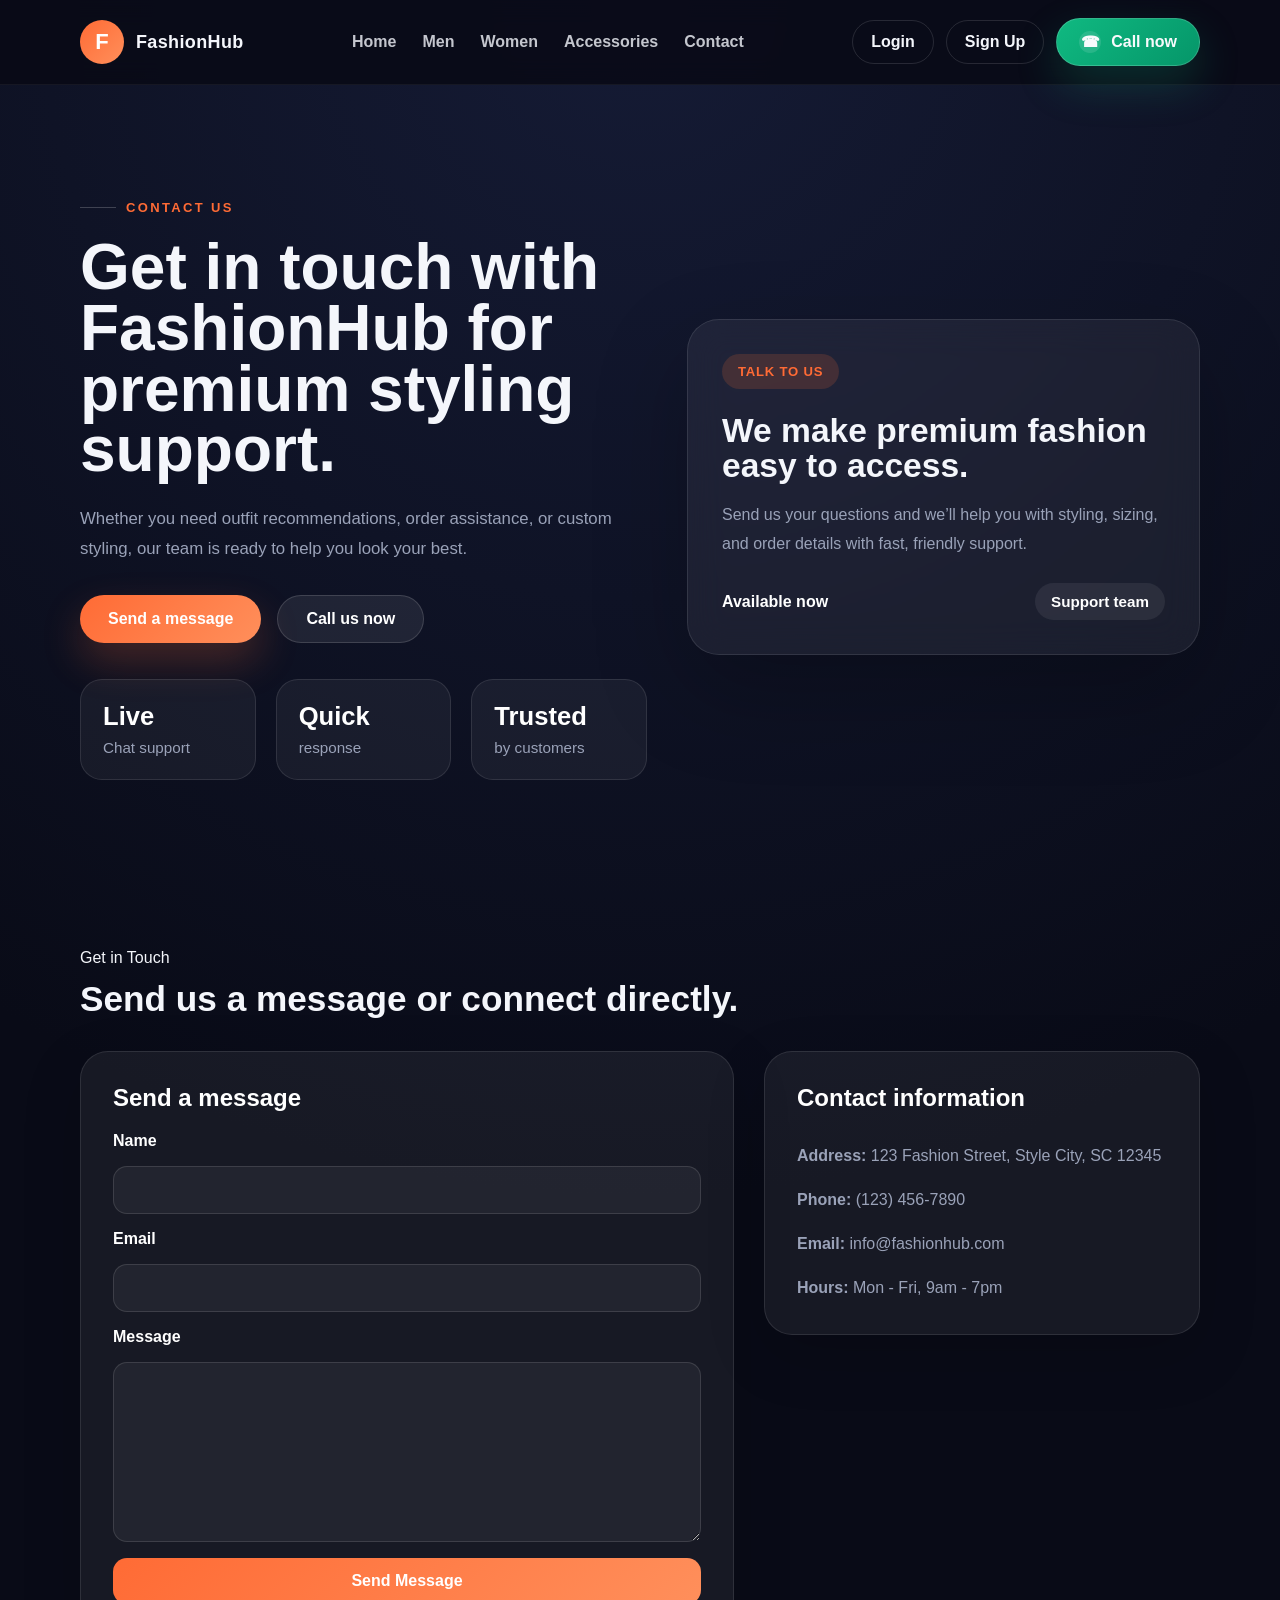
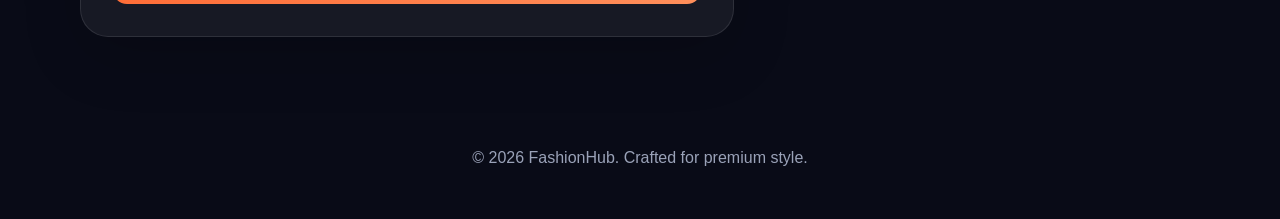
<file: contact.html>
<!DOCTYPE html>
<html lang="en">
<head>
    <meta charset="UTF-8">
    <meta name="viewport" content="width=device-width, initial-scale=1.0">
    <title>Contact Us - FashionHub</title>
    <style>
        :root {
            --bg: #090b17;
            --panel: rgba(255,255,255,0.07);
            --text: #f4f6fb;
            --muted: #9aa2b8;
            --accent: #ff6b35;
            --accent-soft: rgba(255,107,53,0.16);
        }
        * { box-sizing: border-box; }
        body { margin: 0; font-family: 'Arial', sans-serif; background: radial-gradient(circle at top, #151b35 0%, #090b17 62%); color: var(--text); }
        html { scroll-behavior: smooth; }
        .site-header { position: sticky; top: 0; z-index: 100; background: rgba(9,11,23,0.9); border-bottom: 1px solid rgba(255,255,255,0.05); backdrop-filter: blur(12px); }
        .container { width: min(1120px, calc(100% - 40px)); margin: 0 auto; }
        .header-inner { display: flex; align-items: center; justify-content: space-between; gap: 20px; padding: 18px 0; }
        .brand { display: inline-flex; align-items: center; gap: 12px; color: var(--text); text-decoration: none; }
        .brand-mark { width: 44px; height: 44px; display: grid; place-items: center; border-radius: 50%; background: linear-gradient(135deg, #ff6b35 0%, #ff8f5b 100%); color: #fff; font-size: 22px; font-weight: 900; }
        .brand-text { font-size: 18px; font-weight: 800; letter-spacing: 0.02em; }
        .main-nav { display: flex; align-items: center; gap: 26px; }
        .main-nav a { color: rgba(244,246,251,0.8); text-decoration: none; font-weight: 600; transition: color 0.2s ease; }
        .main-nav a:hover { color: #ff8f8c; }
        .main-nav .active { color: #fff; }
        .header-actions { display: flex; align-items: center; gap: 12px; }
        .header-actions button { border-radius: 999px; padding: 12px 18px; border: 1px solid rgba(255,255,255,0.12); background: transparent; color: var(--text); font-weight: 700; cursor: pointer; transition: transform 0.2s ease, background 0.2s ease; }
        .header-actions button:hover { transform: translateY(-1px); background: rgba(255,255,255,0.08); }
        .btn-outline { color: #fff; }
        .call-button { display: inline-flex; align-items: center; gap: 10px; padding: 12px 22px; border-radius: 999px; border: 1px solid rgba(255,255,255,0.16); background: linear-gradient(135deg, #10b981 0%, #059669 100%); color: #f8fafc; font-weight: 700; text-decoration: none; box-shadow: 0 18px 44px rgba(16, 185, 129, 0.22); transition: transform 0.2s ease, background 0.2s ease, box-shadow 0.2s ease; }
        .call-button:hover { transform: translateY(-2px); background: linear-gradient(135deg, #0f766e 0%, #047857 100%); box-shadow: 0 24px 56px rgba(16, 185, 129, 0.28); }
        .call-icon { display: inline-flex; align-items: center; justify-content: center; width: 22px; height: 22px; border-radius: 50%; background: rgba(248,250,252,0.12); color: #f8fafc; font-size: 0.95rem; }
        .hero { display: grid; grid-template-columns: 1.05fr 0.95fr; align-items: center; gap: 40px; min-height: calc(100vh - 96px); padding: 60px 0; }
        .hero-copy .eyebrow { display: inline-flex; align-items: center; gap: 10px; margin-bottom: 22px; font-size: 13px; font-weight: 700; letter-spacing: 0.18em; text-transform: uppercase; color: var(--accent); }
        .hero-copy .eyebrow::before { content: ''; width: 36px; height: 1px; background: rgba(255,255,255,0.2); }
        .hero-copy h1 { font-size: clamp(3rem, 5vw, 4.5rem); line-height: 0.95; margin: 0 0 24px; }
        .hero-copy p { margin: 0 0 32px; color: var(--muted); font-size: 1.05rem; line-height: 1.75; max-width: 560px; }
        .hero-actions { display: flex; flex-wrap: wrap; gap: 16px; margin-bottom: 36px; }
        .btn-primary, .btn-secondary { display: inline-flex; align-items: center; justify-content: center; border-radius: 999px; padding: 14px 28px; text-decoration: none; font-weight: 700; transition: transform 0.2s ease, box-shadow 0.2s ease; }
        .btn-primary { background: linear-gradient(135deg, #ff6b35, #ff8f5b); color: #fff; box-shadow: 0 18px 40px rgba(255,107,53,0.24); }
        .btn-secondary { background: rgba(255,255,255,0.08); color: #fff; border: 1px solid rgba(255,255,255,0.14); }
        .btn-primary:hover, .btn-secondary:hover { transform: translateY(-2px); }
        .hero-stats { display: grid; grid-template-columns: repeat(3, minmax(0, 1fr)); gap: 20px; }
        .stat { background: rgba(255,255,255,0.05); border: 1px solid rgba(255,255,255,0.1); border-radius: 22px; padding: 22px; }
        .stat strong { display: block; font-size: 1.6rem; margin-bottom: 8px; color: #fff; }
        .stat span { color: var(--muted); font-size: 0.95rem; }
        .hero-visual { display: grid; place-items: center; }
        .visual-card { width: min(520px, 100%); background: rgba(255,255,255,0.06); border: 1px solid rgba(255,255,255,0.1); border-radius: 32px; padding: 34px; box-shadow: 0 36px 95px rgba(0,0,0,0.24); backdrop-filter: blur(18px); }
        .visual-pill { display: inline-flex; padding: 10px 16px; border-radius: 999px; background: var(--accent-soft); color: var(--accent); font-weight: 800; text-transform: uppercase; letter-spacing: 0.06em; font-size: 0.82rem; margin-bottom: 24px; }
        .visual-card h2 { margin: 0 0 18px; font-size: 2.1rem; line-height: 1.05; }
        .visual-card p { margin: 0 0 24px; color: var(--muted); line-height: 1.8; }
        .visual-card .card-meta { display: flex; justify-content: space-between; align-items: center; flex-wrap: wrap; gap: 14px; color: #fff; font-weight: 600; }
        .meta-tag { background: rgba(255,255,255,0.07); padding: 10px 16px; border-radius: 999px; font-size: 0.95rem; }
        .section { padding: 60px 0; }
        .section-title { display: flex; flex-direction: column; gap: 12px; margin-bottom: 32px; }
        .section-title .eyebrow { margin: 0; }
        .section-title h2 { margin: 0; font-size: 2.2rem; }
        .page-grid { display: grid; grid-template-columns: 1.2fr 0.8fr; gap: 30px; align-items: start; }
        .contact-panel { background: rgba(255,255,255,0.06); border: 1px solid rgba(255,255,255,0.1); border-radius: 28px; padding: 32px; box-shadow: 0 20px 60px rgba(0,0,0,0.16); }
        .contact-panel h2 { margin-top: 0; color: #fff; }
        .contact-panel p { color: var(--muted); line-height: 1.75; }
        form { display: grid; gap: 16px; }
        label { color: #fff; font-weight: 700; }
        input, textarea { width: 100%; padding: 14px 16px; border-radius: 14px; border: 1px solid rgba(255,255,255,0.12); background: rgba(255,255,255,0.05); color: #f4f6fb; font-size: 16px; }
        textarea { min-height: 180px; resize: vertical; }
        button { padding: 14px 16px; background: linear-gradient(135deg, #ff6b35, #ff8f5b); color: #fff; border: none; border-radius: 14px; font-size: 16px; font-weight: 700; cursor: pointer; transition: transform 0.2s ease; }
        button:hover { transform: translateY(-1px); }
        .contact-info { display: grid; gap: 16px; margin-top: 30px; color: var(--muted); }
        .contact-info h3 { margin: 0 0 12px; color: #fff; }
        .contact-info p { margin: 0; }
        footer { padding: 36px 0; color: var(--muted); text-align: center; }
        .modal { display: none; position: fixed; z-index: 1; left: 0; top: 0; width: 100%; height: 100%; overflow: auto; background-color: rgba(0,0,0,0.55); animation: fadeIn 0.3s; }
        .modal-content { background-color: #0d1130; margin: 10% auto; padding: 24px; border: 1px solid rgba(255,255,255,0.08); width: 90%; max-width: 420px; border-radius: 18px; box-shadow: 0 16px 48px rgba(0,0,0,0.28); }
        .close { color: #aaa; float: right; font-size: 28px; font-weight: bold; }
        .close:hover, .close:focus { color: #fff; text-decoration: none; cursor: pointer; }
        @media (max-width: 1080px) { .hero { grid-template-columns: 1fr; } .hero-stats { grid-template-columns: 1fr; } .page-grid { grid-template-columns: 1fr; } }
        @media (max-width: 760px) { .header-inner { flex-wrap: wrap; justify-content: center; } .main-nav { width: 100%; order: 3; justify-content: center; flex-wrap: wrap; gap: 14px; } .header-actions { width: 100%; justify-content: center; order: 2; } .hero { padding: 40px 0; } }
        @keyframes fadeIn { from { opacity: 0; } to { opacity: 1; } }
    </style>
</head>
<body>
    <header class="site-header">
        <div class="container header-inner">
            <a class="brand" href="index.html">
                <div class="brand-mark">F</div>
                <div class="brand-text">FashionHub</div>
            </a>
            <nav class="main-nav">
                <a href="index.html">Home</a>
                <a href="men.html">Men</a>
                <a href="women.html">Women</a>
                <a href="accessories.html">Accessories</a>
                <a href="contact.html">Contact</a>
            </nav>
            <div class="header-actions">
                <button onclick="openModal('login')">Login</button>
                <button class="btn-outline" onclick="openModal('signup')">Sign Up</button>
                <a class="call-button" href="tel:+1234567890" aria-label="Call FashionHub">
                    <span class="call-icon">☎</span>
                    Call now
                </a>
            </div>
        </div>
    </header>
    <main class="container">
        <section class="hero">
            <div class="hero-copy">
                <div class="eyebrow">Contact Us</div>
                <h1>Get in touch with FashionHub for premium styling support.</h1>
                <p>Whether you need outfit recommendations, order assistance, or custom styling, our team is ready to help you look your best.</p>
                <div class="hero-actions">
                    <a class="btn-primary" href="#contact-form">Send a message</a>
                    <a class="btn-secondary" href="tel:+1234567890">Call us now</a>
                </div>
                <div class="hero-stats">
                    <div class="stat"><strong>Live</strong><span>Chat support</span></div>
                    <div class="stat"><strong>Quick</strong><span>response</span></div>
                    <div class="stat"><strong>Trusted</strong><span>by customers</span></div>
                </div>
            </div>
            <div class="hero-visual">
                <div class="visual-card">
                    <div class="visual-pill">Talk to us</div>
                    <h2>We make premium fashion easy to access.</h2>
                    <p>Send us your questions and we’ll help you with styling, sizing, and order details with fast, friendly support.</p>
                    <div class="card-meta">
                        <span>Available now</span>
                        <span class="meta-tag">Support team</span>
                    </div>
                </div>
            </div>
        </section>
        <section class="section">
            <div class="section-title">
                <div class="eyebrow">Get in Touch</div>
                <h2>Send us a message or connect directly.</h2>
            </div>
            <div class="page-grid">
                <div class="contact-panel">
                    <h2>Send a message</h2>
                    <form id="contact-form" action="#" method="post">
                        <label for="name">Name</label>
                        <input type="text" id="name" name="name" required>
                        <label for="email">Email</label>
                        <input type="email" id="email" name="email" required>
                        <label for="message">Message</label>
                        <textarea id="message" name="message" required></textarea>
                        <button type="submit">Send Message</button>
                    </form>
                </div>
                <div class="contact-panel">
                    <h2>Contact information</h2>
                    <div class="contact-info">
                        <p><strong>Address:</strong> 123 Fashion Street, Style City, SC 12345</p>
                        <p><strong>Phone:</strong> (123) 456-7890</p>
                        <p><strong>Email:</strong> info@fashionhub.com</p>
                        <p><strong>Hours:</strong> Mon - Fri, 9am - 7pm</p>
                    </div>
                </div>
            </div>
        </section>
    </main>
    <footer>
        <p>&copy; 2026 FashionHub. Crafted for premium style.</p>
    </footer>
    <div id="loginModal" class="modal">
        <div class="modal-content">
            <span class="close" onclick="closeModal('login')">&times;</span>
            <h2>Login</h2>
            <form id="loginForm">
                <input type="email" placeholder="Email" required>
                <input type="password" placeholder="Password" required>
                <button type="submit">Login</button>
            </form>
        </div>
    </div>
    <div id="signupModal" class="modal">
        <div class="modal-content">
            <span class="close" onclick="closeModal('signup')">&times;</span>
            <h2>Sign Up</h2>
            <form id="signupForm">
                <input type="text" placeholder="Full Name" required>
                <input type="email" placeholder="Email" required>
                <input type="password" placeholder="Password" required>
                <input type="password" placeholder="Confirm Password" required>
                <button type="submit">Sign Up</button>
            </form>
        </div>
    </div>
    <script>
        function openModal(type) { document.getElementById(type + 'Modal').style.display = 'block'; }
        function closeModal(type) { document.getElementById(type + 'Modal').style.display = 'none'; }
        window.onclick = function(event) { if (event.target.className === 'modal') { event.target.style.display = 'none'; } }
        document.getElementById('loginForm').addEventListener('submit', function(e) { e.preventDefault(); alert('Login successful!'); closeModal('login'); });
        document.getElementById('signupForm').addEventListener('submit', function(e) { e.preventDefault(); alert('Sign up successful!'); closeModal('signup'); });
    </script>
</body>
</html>
</file>
